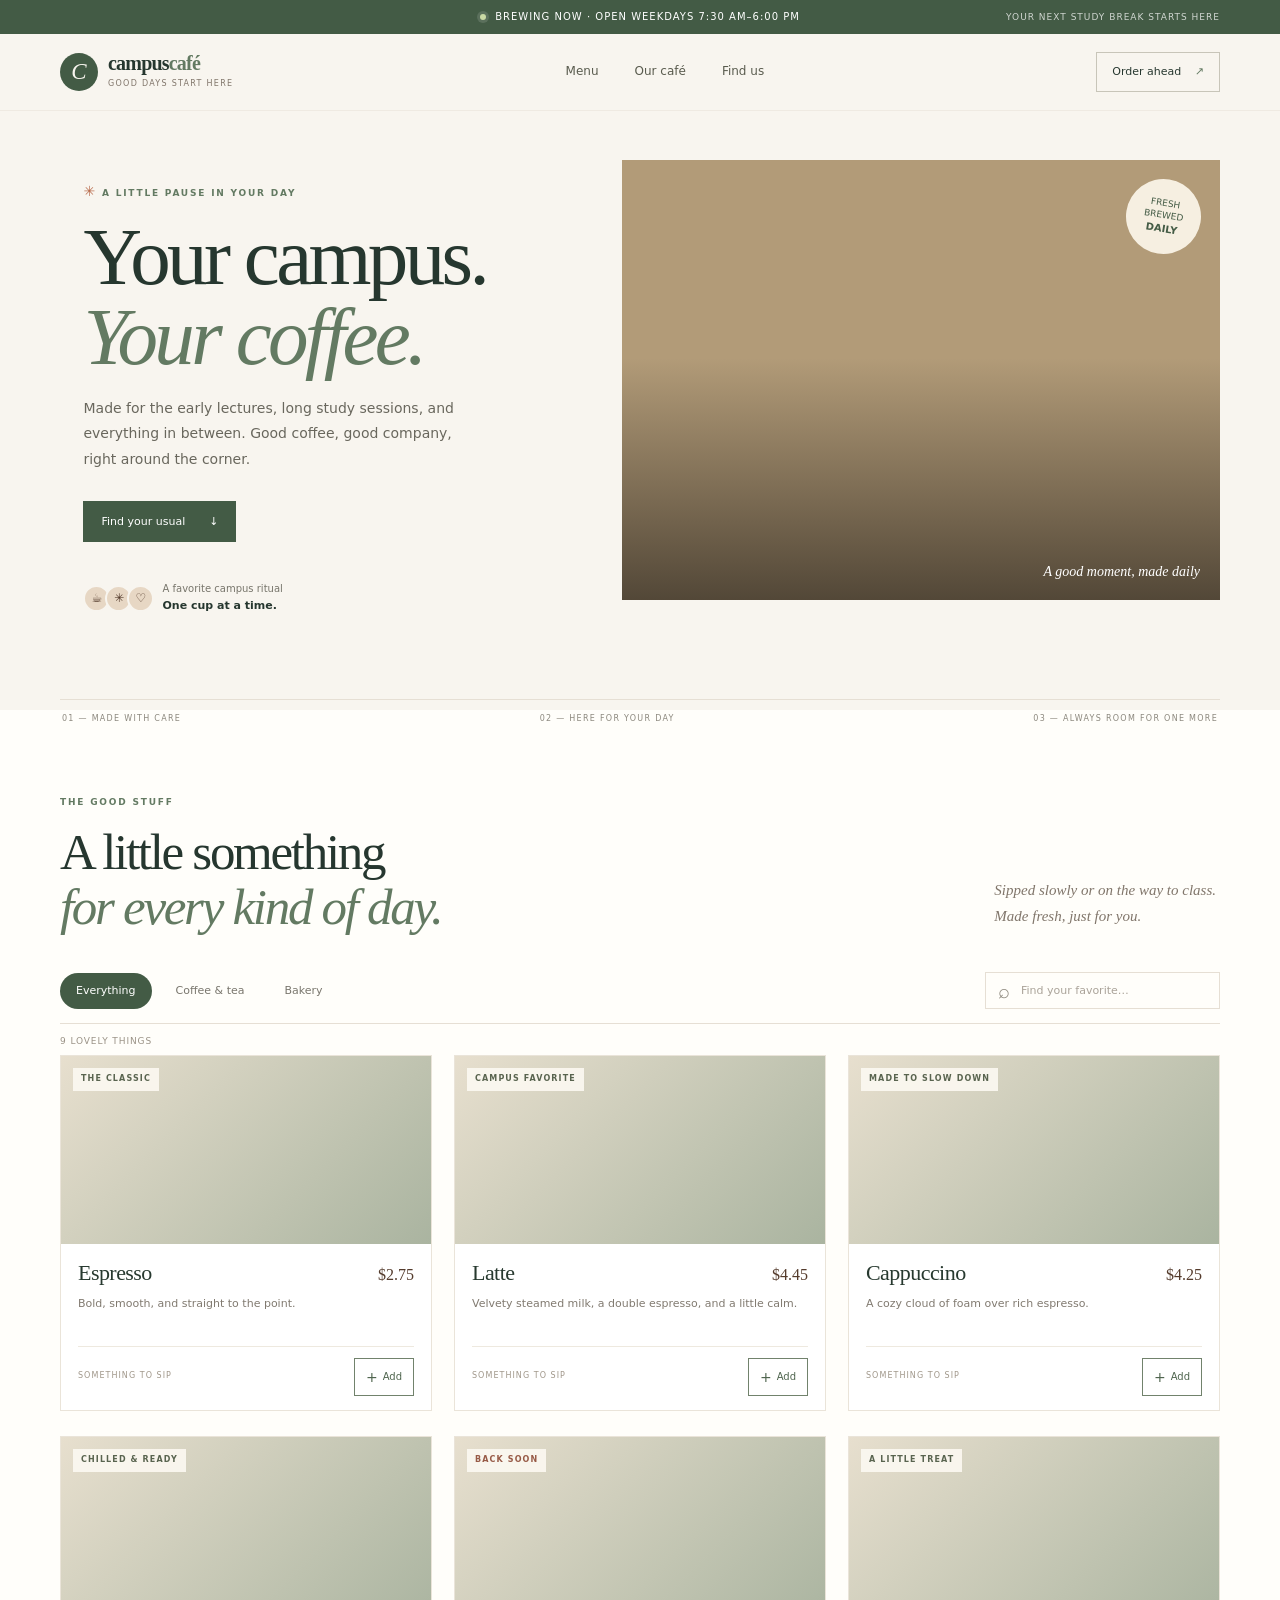
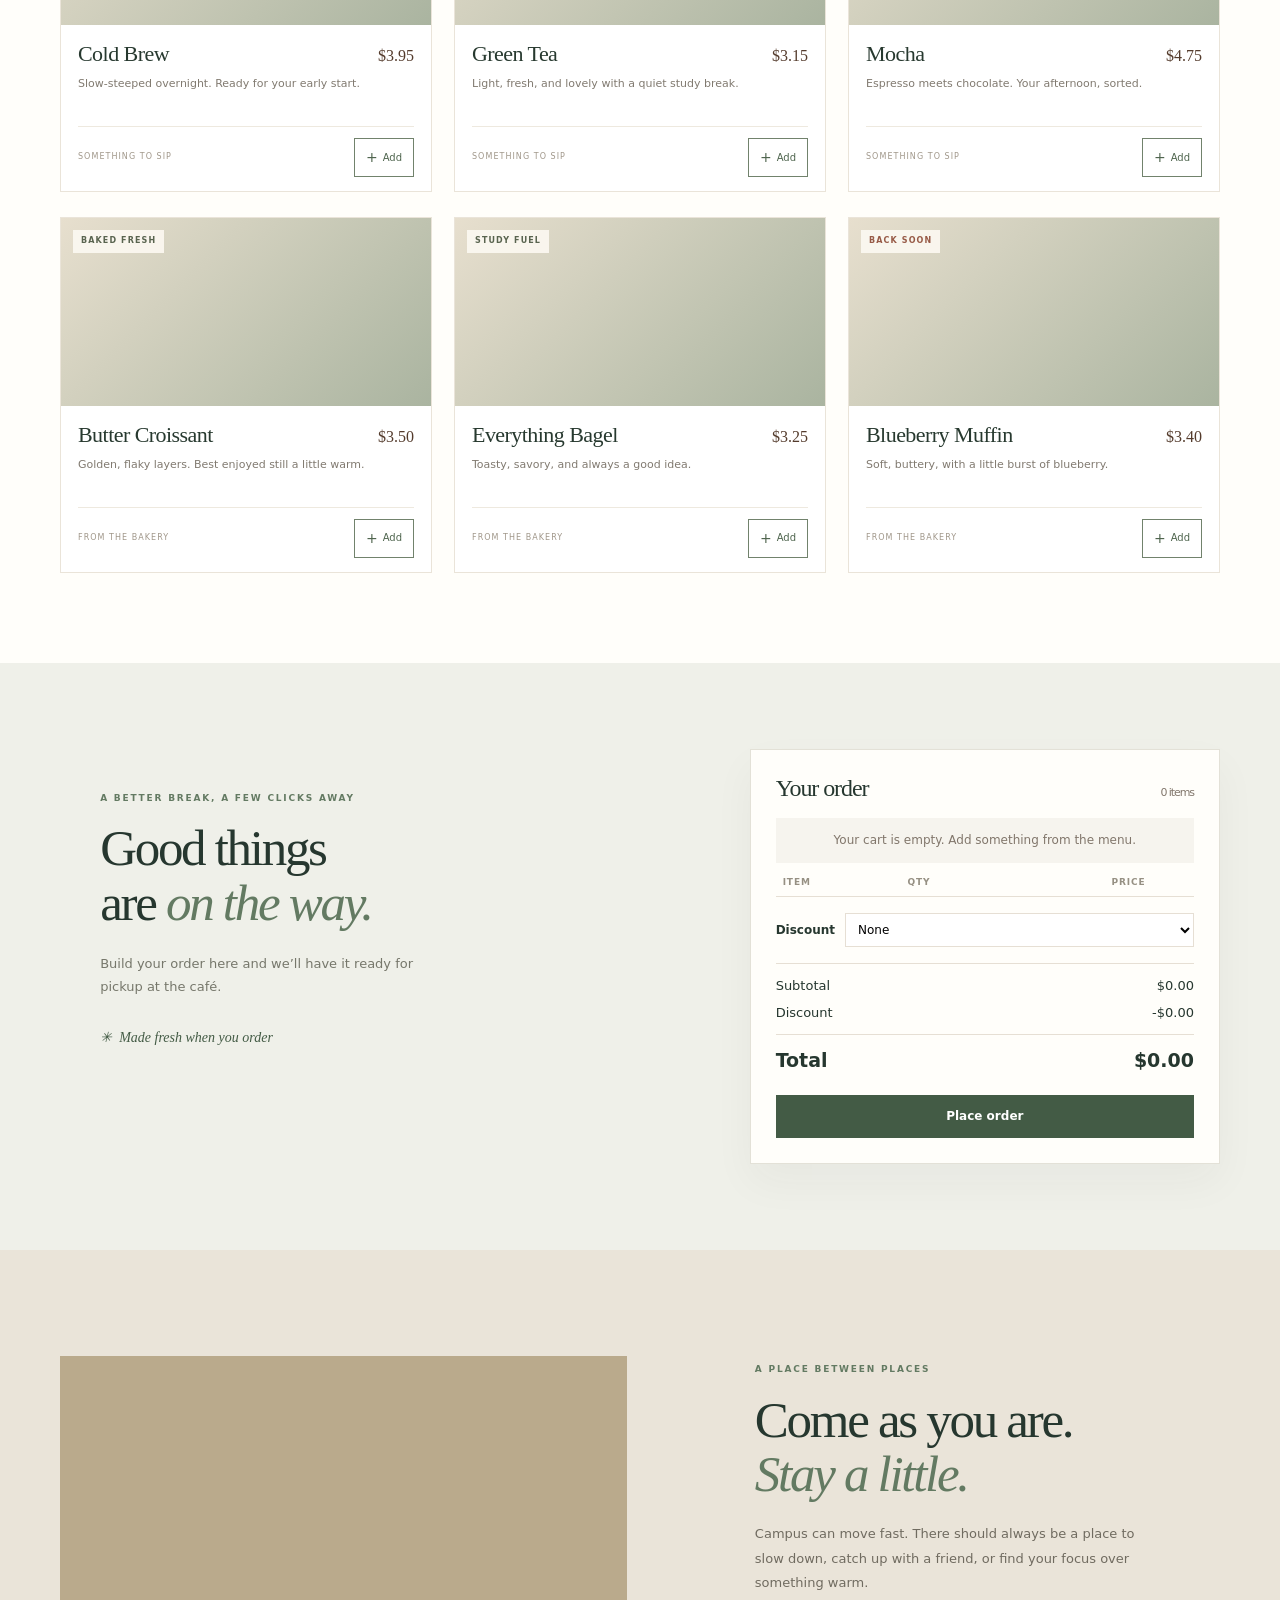
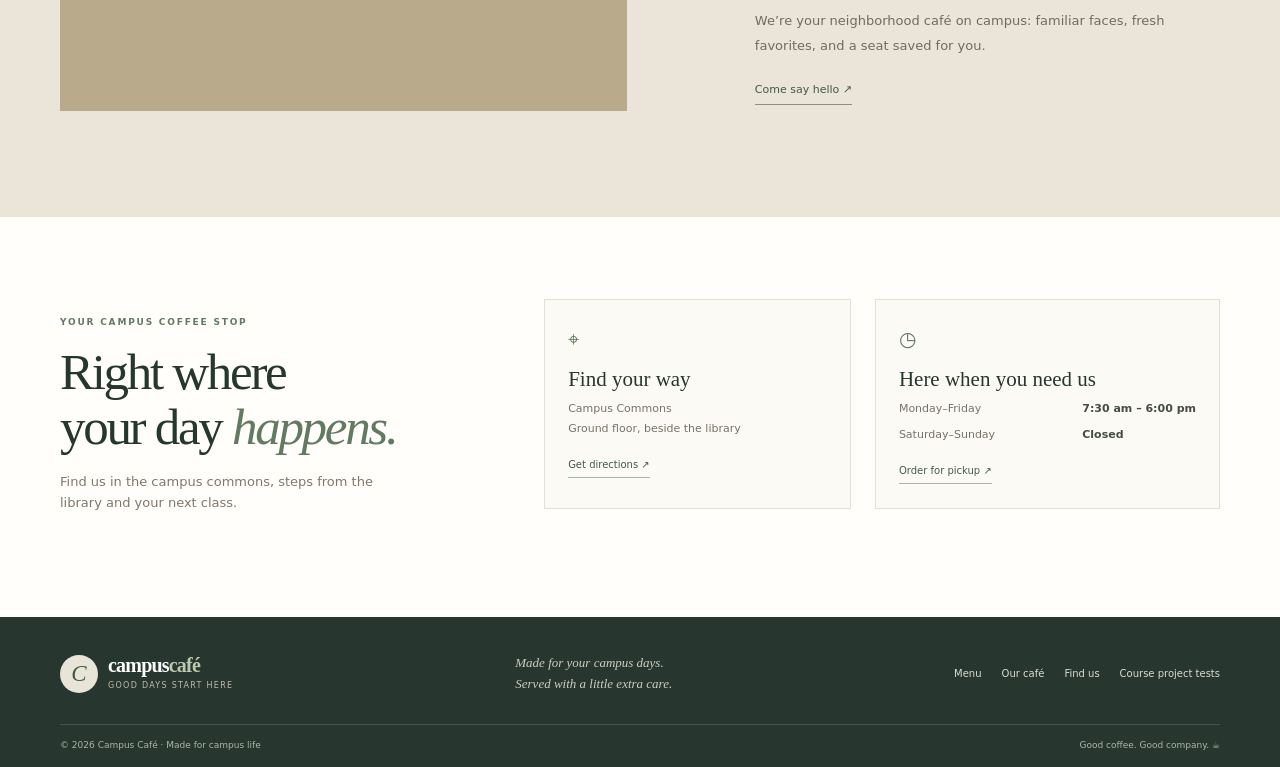
<file: index.html>
<!doctype html>
<html lang="en">
<head>
<meta charset="utf-8"><meta name="viewport" content="width=device-width, initial-scale=1">
<meta name="theme-color" content="#f8f5ef"><meta name="description" content="Your campus coffee stop. Fresh coffee, good food, easy pickup between classes.">
<title>Campus Café — Your campus coffee stop</title><link rel="stylesheet" href="styles.css">
</head>
<body>
<div class="announcement"><span class="open-dot"></span> Brewing now · Open weekdays 7:30 am–6:00 pm <span class="announcement-note">Your next study break starts here</span></div>
<header class="top" id="home"><div class="shell nav-wrap">
<a class="brand" href="#home" aria-label="Campus Café home"><span class="brand-mark" aria-hidden="true">C</span><span><strong>campus<span>café</span></strong><small>GOOD DAYS START HERE</small></span></a>
<nav aria-label="Main navigation"><a href="#menu-section">Menu</a><a href="#story">Our café</a><a href="#visit">Find us</a></nav><a class="nav-order" href="#menu-section">Order ahead <span aria-hidden="true">↗</span></a>
</div></header>
<main>
<section class="hero shell"><div class="hero-copy"><p class="eyebrow"><span>✳</span> A little pause in your day</p><h1>Your campus.<br><em>Your coffee.</em></h1><p class="hero-intro">Made for the early lectures, long study sessions, and everything in between. Good coffee, good company, right around the corner.</p><a class="hero-cta" href="#menu-section">Find your usual <span aria-hidden="true">↓</span></a><div class="hero-note"><span class="mini-avatars" aria-hidden="true"><i>☕</i><i>✳</i><i>♡</i></span><span>A favorite campus ritual<br><strong>One cup at a time.</strong></span></div></div><div class="hero-art" role="img" aria-label="A freshly brewed coffee in soft morning light"><div class="hero-sticker">FRESH<br>BREWED<br><b>DAILY</b></div><span class="image-credit">A good moment, made daily</span></div><div class="hero-bottomline"><span>01 — MADE WITH CARE</span><span>02 — HERE FOR YOUR DAY</span><span>03 — ALWAYS ROOM FOR ONE MORE</span></div></section>
<section class="menu-section" id="menu-section"><div class="shell"><div class="section-heading"><div><p class="eyebrow">THE GOOD STUFF</p><h2 id="menu-h">A little something<br><em>for every kind of day.</em></h2></div><p class="section-aside">Sipped slowly or on the way to class.<br>Made fresh, just for you.</p></div><div class="menu-tools"><div id="menu-filters" class="menu-filters" aria-label="Filter menu"></div><label class="search-wrap"><span aria-hidden="true">⌕</span><input id="menu-search" type="search" placeholder="Find your favorite…" aria-label="Search the menu"></label></div><p id="menu-result-count" class="menu-result-count" aria-live="polite"></p><div id="menu" class="menu" aria-live="polite"></div></div></section>
<section class="order-section" id="order-section"><div class="shell order-layout"><div class="order-promise"><p class="eyebrow">A BETTER BREAK, A FEW CLICKS AWAY</p><h2>Good things<br>are <em>on the way.</em></h2><p>Build your order here and we’ll have it ready for pickup at the café.</p><div class="promise-note">✳ &nbsp;Made fresh when you order</div></div><section class="panel" aria-labelledby="order-h"><h2 id="order-h">Your order <span id="item-count" class="count">0 items</span></h2><p id="cart-empty" class="empty">Your cart is empty. Add something from the menu.</p><div class="table-wrap"><table class="cart"><thead><tr><th>Item</th><th>Qty</th><th class="num">Price</th><th></th></tr></thead><tbody id="cart-body"></tbody></table></div><div class="field"><label for="discount">Discount</label><select id="discount"></select></div><div class="totals"><p class="t-row"><span>Subtotal</span><span id="subtotal">$0.00</span></p><p class="t-row" id="discount-row" hidden><span>Discount</span><span id="discount-amount">-$0.00</span></p><p class="t-row t-total"><span>Total</span><span id="total">$0.00</span></p></div><button id="place-order" type="button" class="primary">Place order</button><p id="error" class="error" role="alert" tabindex="-1" hidden></p><div id="receipt" class="receipt" role="status" hidden></div></section></div></section>
<section class="story-section" id="story"><div class="shell story-layout"><div class="story-photo" role="img" aria-label="A welcoming campus coffee shop"></div><div class="story-copy"><p class="eyebrow">A PLACE BETWEEN PLACES</p><h2>Come as you are.<br><em>Stay a little.</em></h2><p>Campus can move fast. There should always be a place to slow down, catch up with a friend, or find your focus over something warm.</p><p>We’re your neighborhood café on campus: familiar faces, fresh favorites, and a seat saved for you.</p><a href="#visit" class="text-link">Come say hello <span aria-hidden="true">↗</span></a></div></div></section>
<section class="visit-section" id="visit"><div class="shell visit-grid"><div><p class="eyebrow">YOUR CAMPUS COFFEE STOP</p><h2>Right where<br>your day <em>happens.</em></h2><p>Find us in the campus commons, steps from the library and your next class.</p></div><div class="visit-card"><span class="visit-icon">⌖</span><h3>Find your way</h3><p>Campus Commons<br>Ground floor, beside the library</p><a href="https://maps.google.com/?q=Bay+Atlantic+University" target="_blank" rel="noreferrer">Get directions ↗</a></div><div class="visit-card hours-card"><span class="visit-icon">◷</span><h3>Here when you need us</h3><p><span>Monday–Friday</span><strong>7:30 am – 6:00 pm</strong><span>Saturday–Sunday</span><strong>Closed</strong></p><a href="#menu-section">Order for pickup ↗</a></div></div></section>
</main>
<footer class="foot"><div class="shell foot-main"><a class="brand foot-brand" href="#home"><span class="brand-mark" aria-hidden="true">C</span><span><strong>campus<span>café</span></strong><small>GOOD DAYS START HERE</small></span></a><p>Made for your campus days.<br>Served with a little extra care.</p><div class="foot-links"><a href="#menu-section">Menu</a><a href="#story">Our café</a><a href="#visit">Find us</a><a href="tests.html">Course project tests</a></div></div><div class="shell foot-bottom"><span>© 2026 Campus Café · Made for campus life</span><span>Good coffee. Good company. <b>☕</b></span></div></footer>
<script src="menu.js"></script><script src="discounts.js"></script><script src="cart.js"></script><script src="order.js"></script><script src="ui.js"></script>
</body></html>
</file>
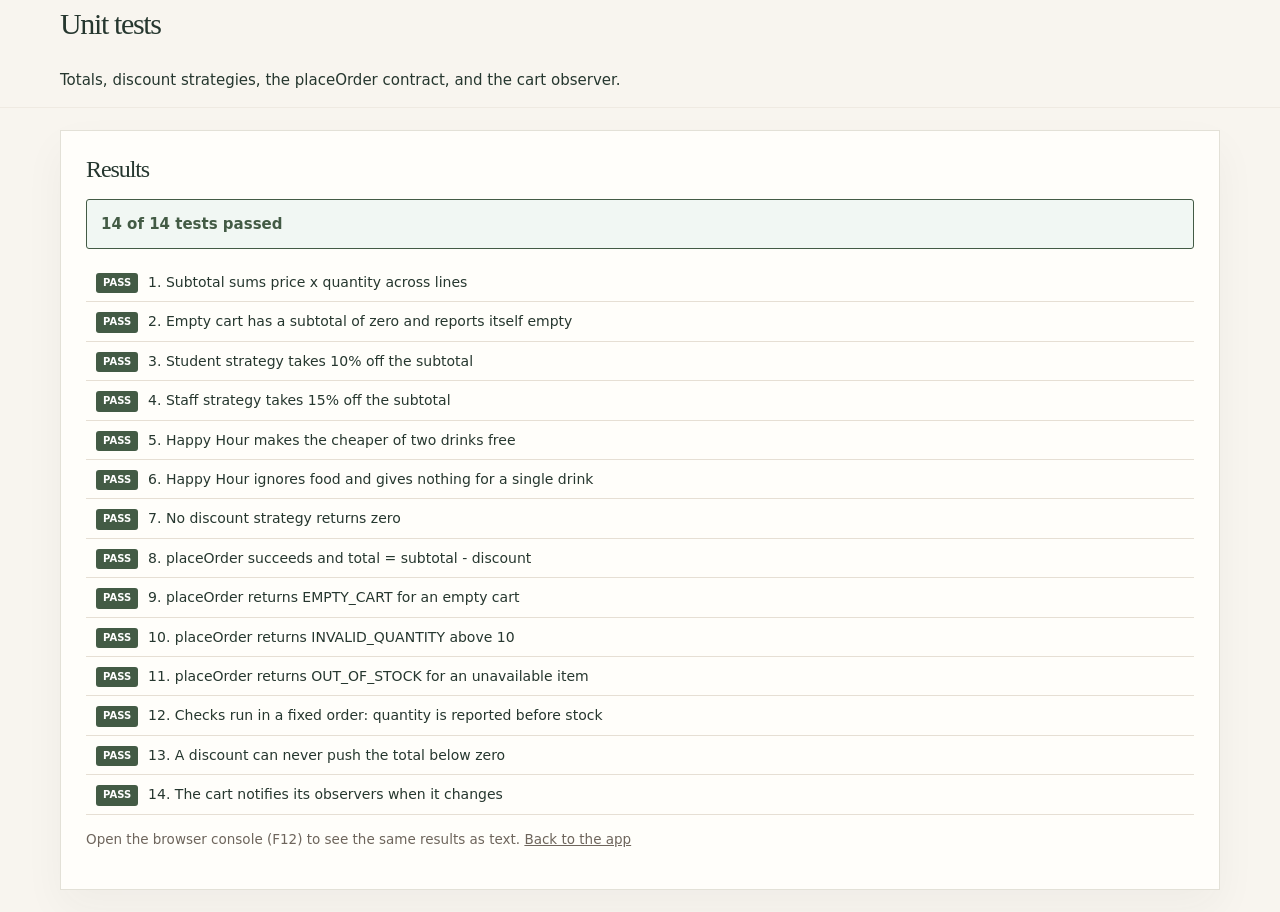
<file: tests.html>
<!doctype html>
<html lang="en">
<head>
<meta charset="utf-8">
<meta name="viewport" content="width=device-width, initial-scale=1">
<title>Campus Café — Unit Tests</title>
<link rel="stylesheet" href="styles.css">
</head>
<body>

<header class="top">
  <div class="shell">
    <h1>Unit tests</h1>
    <p>Totals, discount strategies, the placeOrder contract, and the cart observer.</p>
  </div>
</header>

<main class="shell" style="padding-block:22px">
  <section class="panel">
    <h2>Results</h2>
    <div id="test-output"></div>
    <p style="font-size:13.5px;color:#6E655C;margin-top:14px">
      Open the browser console (F12) to see the same results as text.
      <a href="index.html">Back to the app</a>
    </p>
  </section>
</main>

<script src="menu.js"></script>
<script src="discounts.js"></script>
<script src="cart.js"></script>
<script src="order.js"></script>
<script src="tests.js"></script>
</body>
</html>
</file>
<file: styles.css>
:root{--ink:#26372f;--bean:#543b2c;--cream:#f8f5ef;--surface:#fffefa;--line:#e6dfd4;--muted:#81766b;--sage:#637a62;--sage-dark:#435b45;--clay:#b86c4d;--serif:Georgia,"Times New Roman",serif;color-scheme:light}*{box-sizing:border-box}html{scroll-behavior:smooth;scroll-padding-top:82px}body{margin:0;background:var(--cream);color:var(--ink);font:15px/1.6 "Avenir Next",system-ui,sans-serif}a{color:inherit}button,input,select{font:inherit}button:focus-visible,select:focus-visible,input:focus-visible,a:focus-visible{outline:2px solid var(--sage);outline-offset:3px}.shell{width:min(1160px,calc(100% - 48px));margin:auto}h1,h2,h3,p{margin-top:0}h1,h2{font-family:var(--serif);font-weight:400;letter-spacing:-.045em}h1 em,h2 em{color:var(--sage);font-style:italic;font-weight:400}.announcement{height:34px;display:flex;align-items:center;justify-content:center;gap:9px;background:var(--sage-dark);color:white;font-size:10px;letter-spacing:.1em;text-transform:uppercase}.open-dot{width:6px;height:6px;border-radius:50%;background:#c9d9a4;box-shadow:0 0 0 3px #ffffff20}.announcement-note{position:absolute;right:max(24px,calc((100vw - 1160px)/2));opacity:.75;font-size:9px}.top{position:sticky;top:0;z-index:5;background:var(--cream);border-bottom:1px solid #e8e0d580}.nav-wrap{height:76px;display:flex;align-items:center;justify-content:space-between}.brand{display:flex;align-items:center;gap:10px;text-decoration:none}.brand-mark{width:38px;height:38px;display:grid;place-items:center;border-radius:50%;background:var(--sage-dark);color:var(--cream);font:italic 23px var(--serif)}.brand strong{display:block;font:600 20px/1 var(--serif);letter-spacing:-.04em}.brand strong span{color:var(--sage)}.brand small{display:block;margin-top:5px;color:var(--muted);font-size:8px;letter-spacing:.16em}.top nav{display:flex;gap:36px}.top nav a,.foot-links a{text-decoration:none;color:#595b4e;font-size:12px}.top nav a:hover,.foot-links a:hover{color:var(--clay)}.nav-order{padding:10px 15px;border:1px solid #c8c5b9;text-decoration:none;font-size:11px}.nav-order span{margin-left:10px;color:var(--sage)}.hero{padding-top:34px;display:grid;grid-template-columns:.88fr 1.12fr;gap:8%;align-items:center}.hero-copy{padding:35px 0 0 5%}.eyebrow{margin:0 0 16px;color:var(--sage);font-size:9px;font-weight:700;letter-spacing:.2em;text-transform:uppercase}.hero .eyebrow span{font-size:14px;color:var(--clay)}.hero h1{margin-bottom:19px;font-size:clamp(50px,6.5vw,81px);line-height:.98}.hero-intro{max-width:385px;color:#69675d;font-size:14px;line-height:1.8}.hero-cta{display:inline-flex;gap:24px;margin-top:15px;padding:12px 18px;background:var(--sage-dark);color:white;text-decoration:none;font-size:11px}.hero-note{display:flex;align-items:center;gap:13px;margin-top:39px;color:#77756b;font-size:10px;line-height:1.6}.hero-note strong{color:var(--ink);font-size:11px}.mini-avatars{display:flex}.mini-avatars i{width:27px;height:27px;margin-right:-5px;display:grid;place-items:center;border:2px solid var(--cream);border-radius:50%;background:#e7d7c4;color:var(--bean);font-size:12px;font-style:normal}.hero-art{position:relative;min-height:440px;overflow:hidden;background:#b29b78 url("https://images.unsplash.com/photo-1495474472287-4d71bcdd2085?auto=format&fit=crop&w=1500&q=90") center/cover}.hero-art:after{content:"";position:absolute;inset:45% 0 0;background:linear-gradient(transparent,#211c16a8)}.hero-sticker{position:absolute;z-index:1;top:19px;right:19px;width:75px;height:75px;display:grid;align-content:center;text-align:center;border-radius:50%;background:#f6efe1;color:var(--sage-dark);font-size:9px;line-height:1.3;transform:rotate(9deg)}.hero-sticker b{font-size:10px}.image-credit{position:absolute;z-index:1;right:20px;bottom:20px;color:white;font:italic 14px var(--serif)}.hero-bottomline{grid-column:1/-1;display:flex;justify-content:space-between;margin-top:39px;padding:13px 2px 29px;border-top:1px solid var(--line);color:#8c887e;font-size:8px;letter-spacing:.16em}.menu-section{padding:85px 0 90px;background:var(--surface)}.section-heading{display:flex;justify-content:space-between;align-items:end;margin-bottom:38px}.section-heading h2,.order-promise h2,.story-copy h2,.visit-grid h2{margin:0;font-size:clamp(36px,4vw,51px);line-height:1.07}.section-aside{margin:0 4px 5px 0;color:var(--muted);font:italic 15px/1.7 var(--serif)}.menu-tools{display:flex;align-items:center;justify-content:space-between;gap:20px;padding-bottom:14px;border-bottom:1px solid var(--line)}.menu-filters{display:flex;gap:8px}.filter-pill{padding:8px 15px;border:1px solid transparent;border-radius:99px;background:transparent;color:#79766d;font-size:11px;cursor:pointer}.filter-pill:hover{border-color:var(--line)}.filter-pill.active{background:var(--sage-dark);color:white}.search-wrap{width:235px;height:37px;display:flex;align-items:center;gap:9px;padding:0 12px;border:1px solid var(--line);color:#8d887d}.search-wrap>span{font-size:20px}.search-wrap input{width:100%;border:0;outline:0;background:transparent;color:var(--ink);font-size:11px}.search-wrap input::placeholder{color:#aaa399}.menu-result-count{height:31px;margin:0;padding-top:10px;color:#9a9286;font-size:9px;letter-spacing:.1em;text-transform:uppercase}.menu{display:grid;grid-template-columns:repeat(3,minmax(0,1fr));gap:25px 22px}.menu-item{overflow:hidden;border:1px solid #eae4d9;background:white;transition:transform .2s,box-shadow .2s}.menu-item:hover{transform:translateY(-3px);box-shadow:0 14px 30px #362f2012}.mi-photo{position:relative;height:188px;overflow:hidden;background:linear-gradient(135deg,#ebe5d8,#c9b99e)}.mi-photo img{width:100%;height:100%;display:block;object-fit:cover;transition:transform .5s}.menu-item:hover .mi-photo img{transform:scale(1.04)}.mi-photo.image-missing{background:linear-gradient(135deg,#e7dfce,#aab4a0)}.mi-tag{position:absolute;top:12px;left:12px;padding:5px 8px;background:#fbf8f0ef;color:#59644f;font-size:8px;font-weight:700;letter-spacing:.14em}.oos .mi-tag{color:#975a46}.mi-info{padding:16px 17px 14px}.mi-title-row{display:flex;align-items:baseline;justify-content:space-between;gap:8px}.mi-name{margin:0;color:#27392f;font:400 22px/1.2 var(--serif);letter-spacing:-.025em}.mi-price{flex:none;color:var(--bean);font:16px var(--serif)}.mi-note{min-height:38px;margin:8px 0 13px;color:#817a70;font-size:11px;line-height:1.6}.mi-footer{display:flex;align-items:center;justify-content:space-between;gap:8px;padding-top:11px;border-top:1px solid #eee9df}.mi-meta{color:#a0978a;font-size:8px;letter-spacing:.13em}.add{display:flex;align-items:center;gap:5px;padding:7px 11px;border:1px solid #71826c;background:white;color:#4e644d;font-size:10px;cursor:pointer;transition:background .18s,color .18s}.add span{font-size:14px}.add:hover{background:var(--sage-dark);color:white}.no-results{grid-column:1/-1;padding:55px 20px;text-align:center;color:var(--muted)}.order-section{padding:86px 0;background:#eff0e9}.order-layout{display:grid;grid-template-columns:1fr minmax(360px,.82fr);gap:10%;align-items:start}.order-promise{padding:42px 0 0 7%}.order-promise>p:not(.eyebrow){max-width:330px;margin:22px 0;color:#76776b;font-size:13px;line-height:1.8}.promise-note{margin-top:30px;color:var(--sage-dark);font:italic 14px var(--serif)}.panel{padding:25px;border:1px solid #e3e1d7;background:var(--surface);box-shadow:0 18px 40px #31392d0b}.panel h2{display:flex;justify-content:space-between;align-items:baseline;margin:0 0 16px;font:400 24px var(--serif)}.count{color:var(--muted);font:11px system-ui}.empty{margin:0 0 12px;padding:13px;background:#f6f4ee;color:var(--muted);font-size:12px;text-align:center}.table-wrap{overflow-x:auto}table.cart{width:100%;border-collapse:collapse;font-size:13px}table.cart th{padding:0 7px 7px;border-bottom:1px solid var(--line);color:#969083;text-align:left;font-size:9px;letter-spacing:.1em;text-transform:uppercase}table.cart td{padding:9px 7px;border-bottom:1px solid var(--line);vertical-align:middle}table.cart .num,table.cart th.num{text-align:right;font-variant-numeric:tabular-nums}.qty{width:58px;padding:4px 6px;border:1px solid var(--line);font-size:13px}.qty.bad{border-color:#9e2b20;background:#fdf0ee}.remove{padding:4px 8px;border:1px solid var(--line);background:transparent;color:var(--muted);font-size:10px;cursor:pointer}.field{display:flex;align-items:center;gap:10px;margin-top:16px}.field label{font-size:12px;font-weight:600}.field select{flex:1;padding:8px;border:1px solid var(--line);background:white;font-size:12px}.totals{margin-top:16px;padding-top:12px;border-top:1px solid var(--line)}.t-row{display:flex;justify-content:space-between;margin:0 0 6px;font-size:13px;font-variant-numeric:tabular-nums}.t-total{margin-top:10px;padding-top:10px;border-top:1px solid var(--line);font-size:19px;font-weight:700}.primary{width:100%;margin-top:14px;padding:12px;border:0;background:var(--sage-dark);color:white;font-size:12px;font-weight:700;cursor:pointer}.primary:hover{background:#354a36}.error{margin:14px 0 0;padding:11px 13px;border:1px solid #9e2b20;border-left-width:4px;background:#fdf0ee;color:#712018;font-size:13px}.receipt{margin-top:14px;padding:14px;border:1px solid var(--sage);background:#f1f7f3}.receipt h3{color:var(--sage-dark);font:600 16px var(--serif)}.receipt ul{padding-left:18px;font-size:13px}.rc-row{display:flex;justify-content:space-between;font-size:13px}.rc-total{padding-top:7px;border-top:1px solid #c9ded1;font-weight:700}.story-section{padding:92px 0;background:#eae4d9}.story-layout{display:grid;grid-template-columns:1fr .82fr;gap:11%;align-items:center}.story-photo{min-height:355px;background:#baaa8c url("https://images.unsplash.com/photo-1501339847302-ac426a4a7cbb?auto=format&fit=crop&w=1100&q=85") center/cover}.story-copy{padding:20px 10% 20px 0}.story-copy h2{margin-bottom:20px}.story-copy>p:not(.eyebrow){max-width:410px;color:#706b60;font-size:13px;line-height:1.9}.text-link{display:inline-block;margin-top:10px;padding-bottom:5px;border-bottom:1px solid #87927d;color:var(--sage-dark);font-size:11px;text-decoration:none}.visit-section{padding:82px 0 90px;background:var(--surface)}.visit-grid{display:grid;grid-template-columns:1.2fr .8fr .9fr;gap:24px;align-items:start}.visit-grid>div:first-child{padding-top:16px}.visit-grid h2{margin-bottom:18px}.visit-grid>div:first-child>p:last-child{max-width:320px;color:var(--muted);font-size:13px}.visit-card{min-height:210px;padding:23px;border:1px solid var(--line);background:#fcfaf5}.visit-icon{color:var(--sage);font-size:20px}.visit-card h3{margin:12px 0 7px;font:400 21px var(--serif)}.visit-card p{color:#777267;font-size:11px;line-height:1.8}.visit-card a{display:inline-block;margin-top:8px;padding-bottom:4px;border-bottom:1px solid #aab4a3;color:var(--sage-dark);font-size:10px;text-decoration:none}.hours-card p{display:grid;grid-template-columns:1fr auto;gap:6px}.hours-card p strong{color:#444c3f;font-weight:600}.foot{padding:36px 0 15px;background:#27372f;color:#e8e3d9}.foot-main{display:flex;align-items:center;justify-content:space-between;padding-bottom:29px}.foot-brand .brand-mark{background:#e9e4d8;color:var(--sage-dark)}.foot-brand strong{color:white}.foot-brand strong span{color:#bdc9af}.foot-brand small{color:#c0b9aa}.foot-main>p{margin:0;color:#d0cdc1;font:italic 13px/1.6 var(--serif)}.foot-links{display:flex;gap:20px}.foot-links a{color:#dedbd1;font-size:10px}.foot-bottom{display:flex;justify-content:space-between;padding-top:13px;border-top:1px solid #ffffff25;color:#aeb4a7;font-size:9px}.test-list{list-style:none;margin:0;padding:0;font-size:14px}.test-list li{display:flex;gap:10px;padding:8px 10px;border-bottom:1px solid var(--line)}.badge{flex:none;margin-top:2px;padding:2px 7px;border-radius:3px;color:white;font-size:10px;font-weight:700}.badge.pass{background:var(--sage-dark)}.badge.fail{background:#9e2b20}.test-why{display:block;color:#9e2b20;font-size:12px}.summary{margin:0 0 14px;padding:12px 14px;border:1px solid;border-radius:3px;font-weight:700}.summary.pass{background:#f1f7f3;color:var(--sage-dark)}.summary.fail{background:#fdf0ee;color:#9e2b20}
+@media(max-width:900px){.shell{width:min(100% - 36px,700px)}.hero{grid-template-columns:.9fr 1.1fr;gap:5%}.hero-art{min-height:380px}.menu{grid-template-columns:repeat(2,minmax(0,1fr))}.order-layout{gap:5%}.visit-grid{grid-template-columns:1fr 1fr}.visit-grid>div:first-child{grid-column:1/-1}.story-layout{gap:7%}}
+@media(max-width:600px){.shell{width:calc(100% - 32px)}.announcement{height:30px;font-size:8px}.announcement-note{display:none}.nav-wrap{height:65px}.brand-mark{width:34px;height:34px}.brand strong{font-size:18px}.top nav{gap:14px}.top nav a{font-size:10px}.top nav a:nth-child(2){display:none}.nav-order{padding:8px 10px;font-size:10px}.hero{display:block;padding-top:18px}.hero-copy{padding:36px 3px 25px}.hero h1{font-size:61px}.hero-intro{font-size:13px}.hero-note{margin-top:25px}.hero-art{min-height:300px}.hero-bottomline{gap:12px;margin-top:23px;padding-bottom:22px;font-size:6px;letter-spacing:.1em}.menu-section,.visit-section,.story-section{padding-top:56px;padding-bottom:60px}.section-heading{display:block;margin-bottom:24px}.section-heading h2,.order-promise h2,.story-copy h2,.visit-grid h2{font-size:39px}.section-aside{margin-top:13px;font-size:13px}.menu-tools{align-items:flex-start;flex-direction:column;gap:12px}.menu-filters{gap:4px}.filter-pill{padding:7px 11px;font-size:10px}.search-wrap{width:100%}.menu{grid-template-columns:1fr;gap:14px}.menu-item{display:grid;grid-template-columns:37% 1fr;min-height:155px}.mi-photo{height:100%;min-height:155px}.mi-info{padding:14px 12px 11px}.mi-name{font-size:19px}.mi-price{font-size:14px}.mi-note{min-height:0;margin:7px 0 9px;font-size:10px}.mi-footer{align-items:flex-end}.mi-meta{max-width:90px;font-size:7px}.add{padding:6px 8px;font-size:9px}.order-section{padding:55px 0}.order-layout,.story-layout,.visit-grid{grid-template-columns:1fr;gap:24px}.order-promise,.story-copy{padding:0}.order-promise>p:not(.eyebrow){margin:14px 0}.promise-note{margin-top:15px}.panel{padding:19px 14px}.panel h2{font-size:21px}.story-photo{min-height:250px}.story-copy h2{margin-bottom:15px}.visit-grid>div:first-child{grid-column:auto}.visit-card{min-height:0;padding:17px}.foot{padding-top:28px}.foot-main{align-items:flex-start;flex-wrap:wrap;gap:22px}.foot-main>p{font-size:12px}.foot-links{width:100%;flex-wrap:wrap;gap:12px 20px}.foot-bottom{gap:10px;flex-direction:column;font-size:8px}}
+@media(prefers-reduced-motion:reduce){html{scroll-behavior:auto}*,*:before,*:after{transition:none!important}}
</file>
